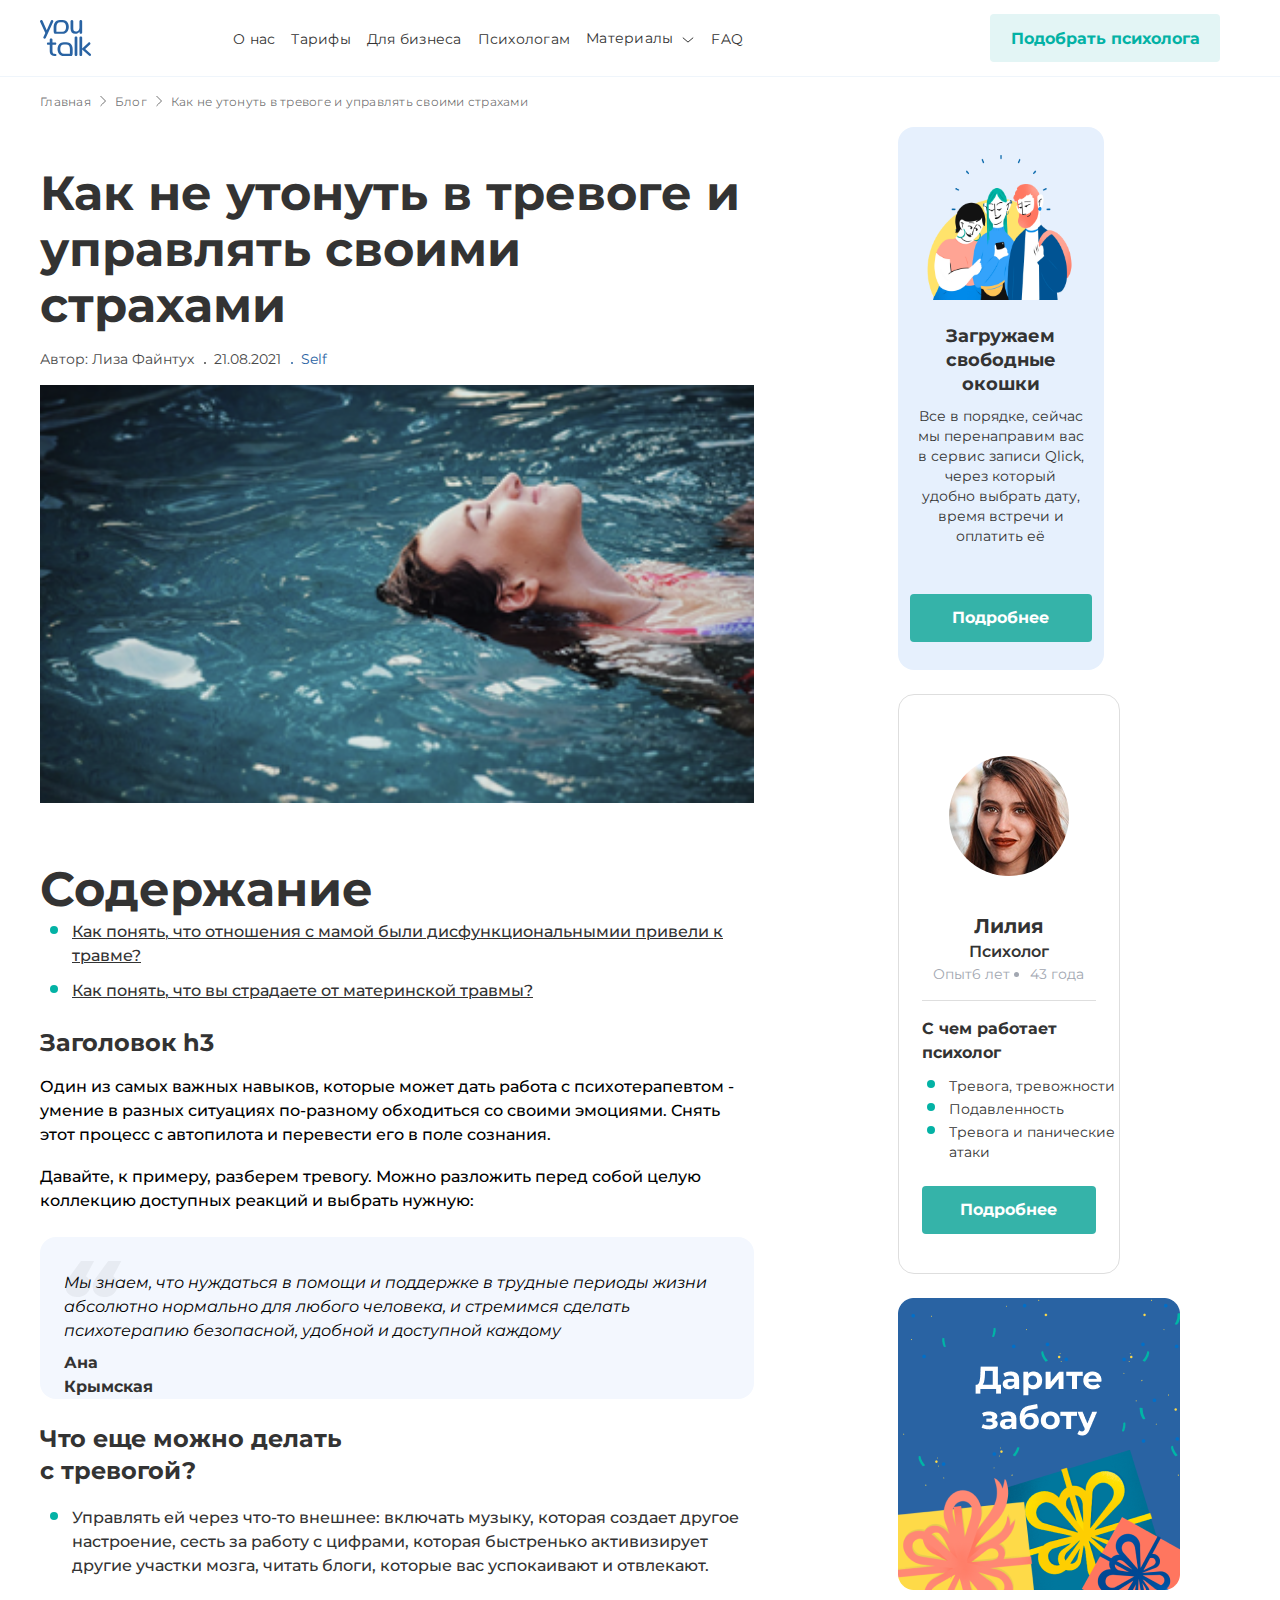
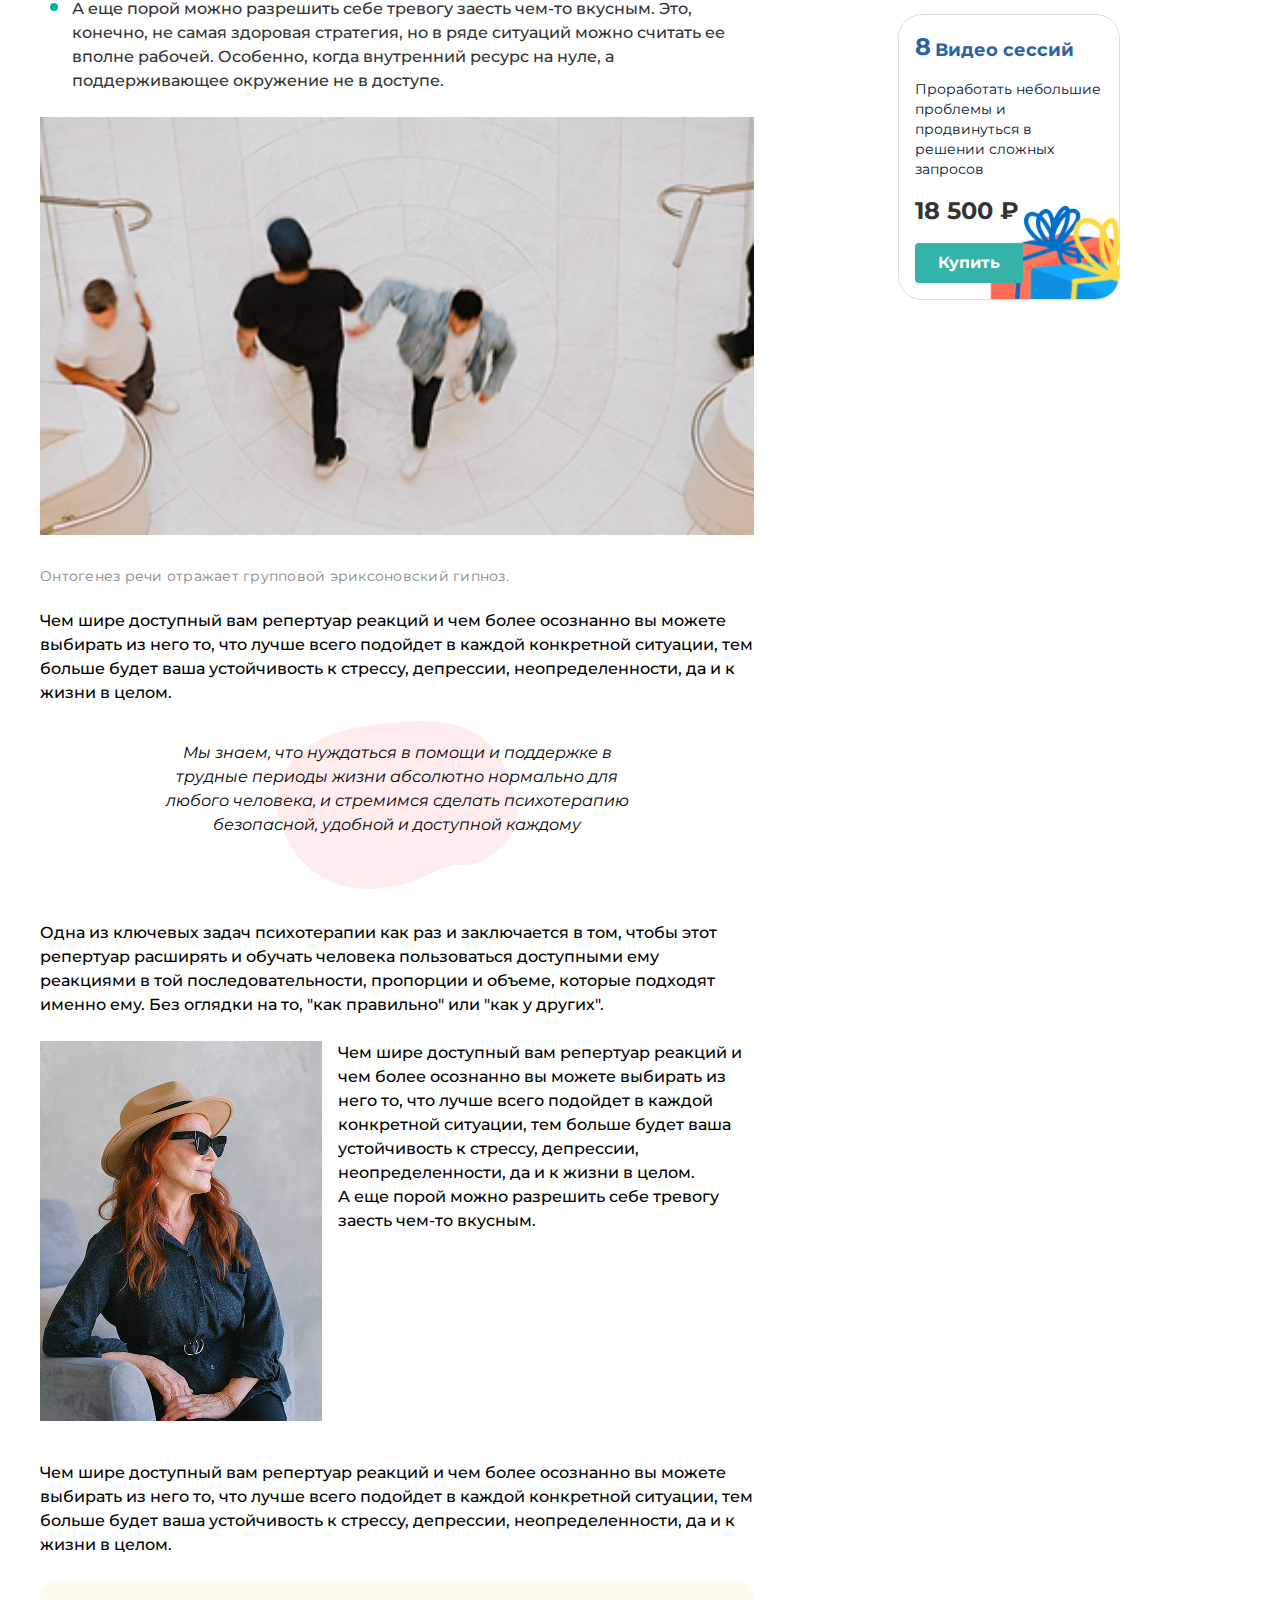
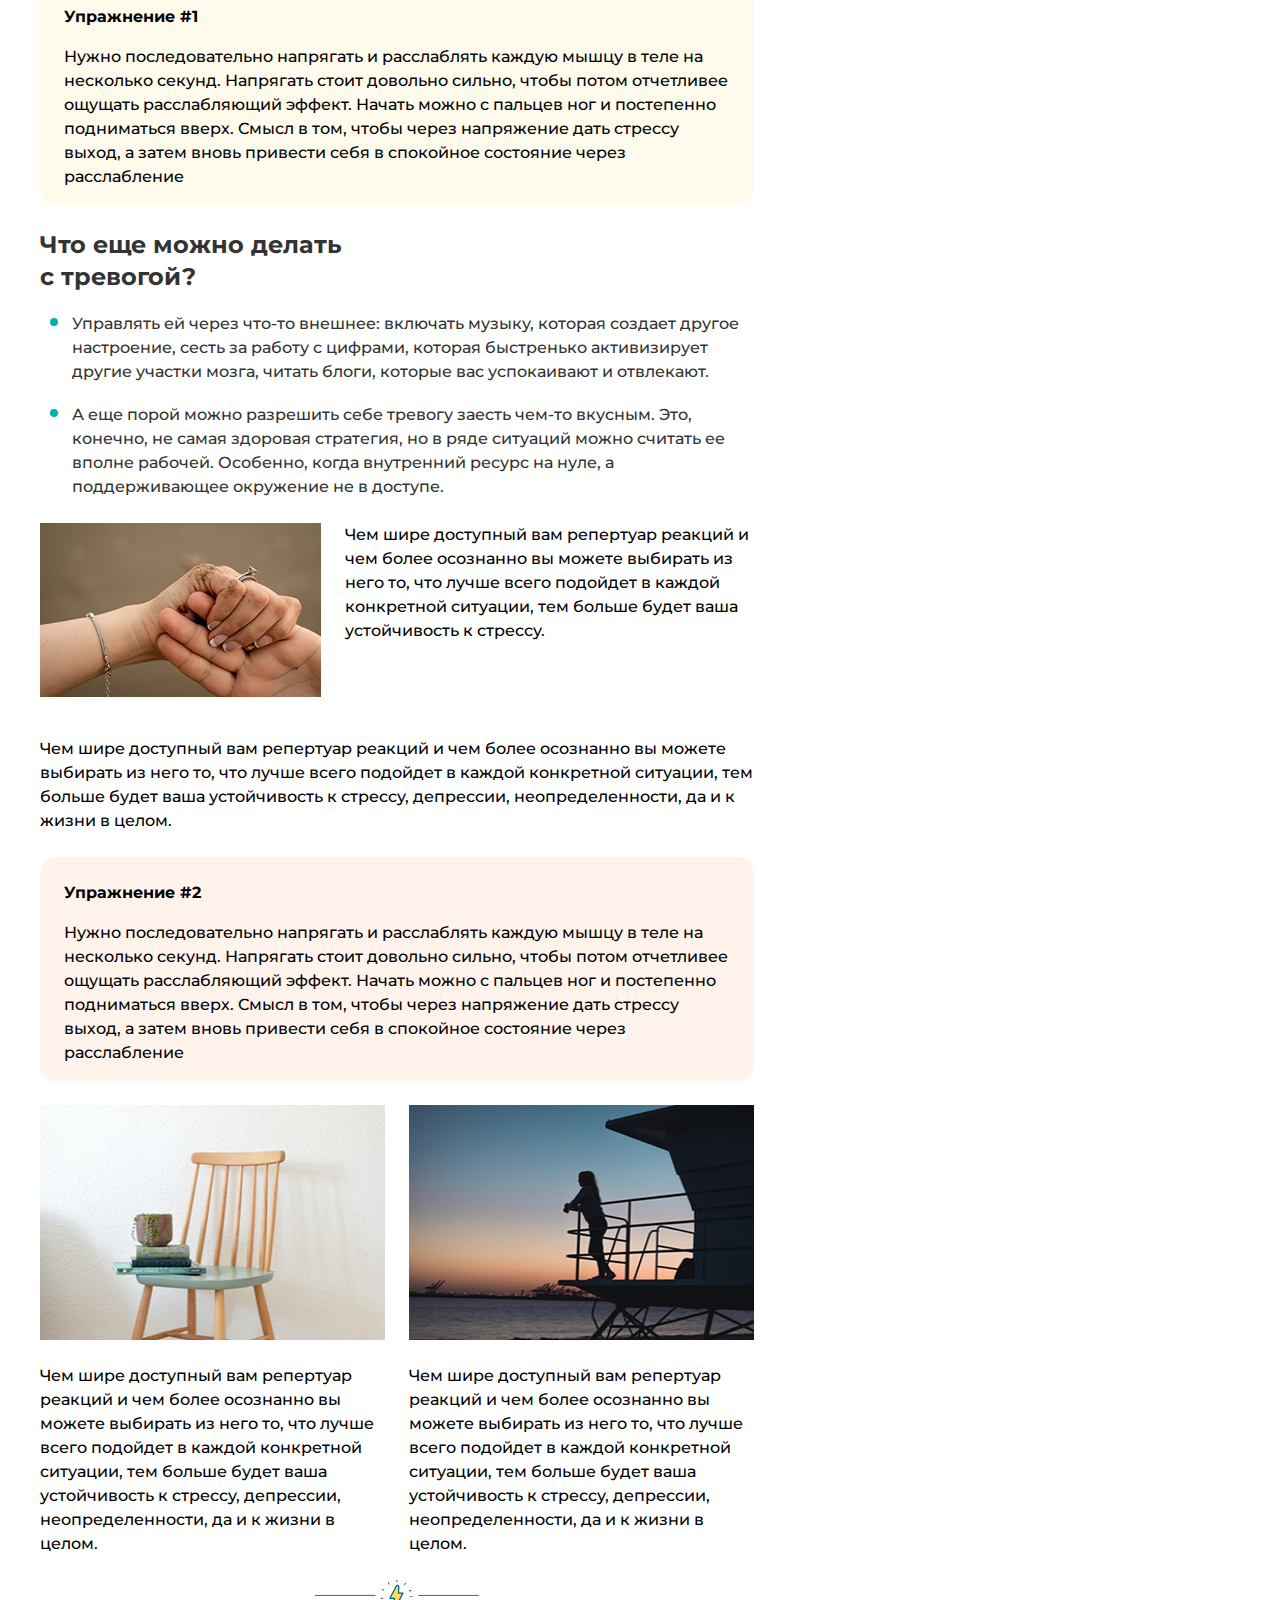
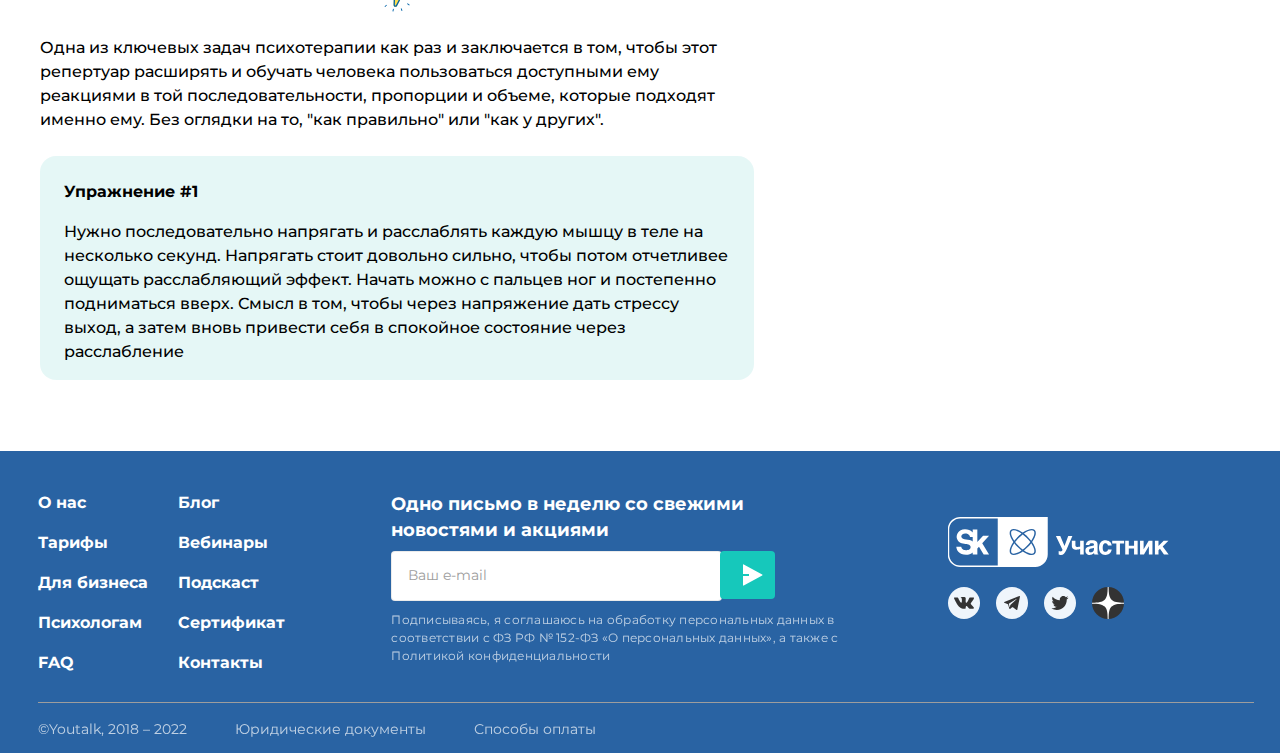
<file: Article.html>
<!DOCTYPE html>
<html lang="ru">

<head>
    <meta charset="UTF-8">
    <meta name="viewport" content="width=device-width, initial-scale=1">
    <link rel="stylesheet" href="Style-Article.css">
    <title>Article</title>
</head>

<body class="layout">
    <header class="header">
        <div class="header-container">
            <img class="header__logo" src="logo.svg" alt="Логотип">
            <nav>
                <ul class="header__menu">
                    <li><a class="header__menu_link" href="#">О нас</a></li>
                    <li><a class="header__menu_link" href="#">Тарифы</a></li>
                    <li><a class="header__menu_link" href="#">Для бизнеса</a>
                    </li>
                    <li><a class="header__menu_link" href="#">Психологам</a>
                    </li>
                    <li id="header__menu_item_arrow" class="header__menu_item">
                        <a class="header__menu_link" href="#">Материалы</a>
                    </li>
                    <li><a class="header__menu_link" href="#">FAQ</a></li>
                </ul>
            </nav>
            <div>
                <button class="header__button" type="button">Подобрать психолога</button>
            </div>
            <div class="header__gamburger_menu">
            </div>
        </div>
    </header>

    <div class="header-line"></div>

    <main class="content">
        <div class="breadcrumb">
            <ul>
                <li id="breadcrumb__item_arrow" class="breadcrumb__item"><a class="breadcrumb__item_link"
                        href="#">Главная</a></li>
                <li id="breadcrumb__item_arrow" class="breadcrumb__item"><a class="breadcrumb__item_link"
                        href="index.html">Блог</a></li>
                <li class="breadcrumb__item"><a class="breadcrumb__item_link" href="#">Как не утонуть в тревоге и
                        управлять своими страхами</a></li>
            </ul>
        </div>

        <div class="content__container">

            <div class="content__information">
                <section class="content__title">
                    <h1 class="content__title_header">Как не утонуть в тревоге и управлять своими страхами</h1>
                    <ul class="content__title_author">
                        <li class="content__author_item">Автор: Лиза Файнтух</li>
                        <li class="content__author_item">21.08.2021</li>
                        <li class="content__author_item">Self</li>
                    </ul>
                </section>

                <img src="Girl_swimming.png" alt="Девушка плавает">


                <section class="content__info">
                    <h4 class="content__info_heading">Содержание</h4>
                    <div>
                        <ul class="content__info_list">
                            <li>Как понять, что отношения с мамой были дисфункциональнымии привели к травме?</li>
                            <div class="content__info_list_primery">
                                <li>Мама привет!</li>
                                <div class="content__info_list_secondary">
                                    <ul class="content__info_list_secondary_item1">
                                        <li>Под под заголовок под заголовком</li>
                                    </ul>
                                    <ul class="content__info_list_secondary_item2">
                                        <li>Под под под заголовок под заголовком</li>
                                    </ul>
                                    <ul class="content__info_list_secondary_item3">
                                        <li>Под под под заголовок под заголовком</li>
                                    </ul>
                                </div>
                                <li>Ну вот опять заголовок который как «привет мама»</li>
                            </div>
                            <li class="content__info_list_item">Как понять, что вы страдаете от материнской травмы?</li>
                        </ul>
                    </div>
                </section>

                <section class="content__block">
                    <h3 class="content__block_heading">Заголовок h3</h3>
                    <p class="content__block_text">Один из самых важных навыков, которые может дать работа с
                        психотерапевтом - умение в разных
                        ситуациях
                        по-разному обходиться со своими эмоциями. Снять этот процесс с автопилота и перевести его в
                        поле
                        сознания.</p>
                    <br>
                    <p class="content__block_text">Давайте, к примеру, разберем тревогу. Можно разложить перед собой
                        целую коллекцию
                        доступных реакций и выбрать нужную:</p>
                </section>

                <section class="content__block_author">
                    <img src="quotation_marks.svg">
                    <p>Мы знаем, что нуждаться в помощи и поддержке в трудные периоды жизни абсолютно нормально для
                        любого человека, и стремимся сделать психотерапию безопасной, удобной и доступной каждому
                    </p>
                    <span>Ана Крымская</span>
                </section>

                <section class="content__block_question">
                    <h3 class="content__block_heading">Что еще можно делать <br>с тревогой?</h3>
                    <div class="content__block_list">
                        <ul>
                            <li>Управлять ей через что-то внешнее: включать музыку, которая создает другое
                                настроение,
                                сесть
                                за работу с цифрами, которая быстренько активизирует другие участки мозга, читать
                                блоги,
                                которые вас успокаивают и отвлекают.</li>
                        </ul>
                        <ul>
                            <li>А еще порой можно разрешить себе тревогу заесть чем-то вкусным. Это, конечно, не
                                самая
                                здоровая стратегия, но в ряде ситуаций можно считать ее вполне рабочей. Особенно,
                                когда
                                внутренний ресурс на нуле, а поддерживающее окружение не в доступе.</li>
                        </ul>
                    </div>
                </section>

                <section class="content__block_picture">
                    <img src="Meeting_people.png" alt="Общение людей на прогулке">
                    <span>Онтогенез речи отражает групповой эриксоновский гипноз.</span>
                </section>

                <section class="content__block_article">
                    <p class="content__block_text">Чем шире доступный вам репертуар реакций и чем более
                        осознанно вы
                        можете выбирать из него то,
                        что
                        лучше всего подойдет в каждой конкретной ситуации, тем больше будет ваша устойчивость к
                        стрессу,
                        депрессии, неопределенности, да и к жизни в целом.</p>

                    <div class="article__cloud">
                        <img src="cloud.svg" alt="Облако">
                        <p>Мы знаем, что нуждаться в помощи и поддержке в трудные периоды жизни абсолютно нормально
                            для
                            любого человека, и стремимся сделать психотерапию безопасной, удобной и доступной
                            каждому
                        </p>
                    </div>

                    <p class="content__block_text">Одна из ключевых задач психотерапии как раз и заключается в
                        том,
                        чтобы этот репертуар
                        расширять и
                        обучать человека пользоваться доступными ему реакциями в той последовательности,
                        пропорции и
                        объеме, которые подходят именно ему. Без оглядки на то, "как правильно" или "как у
                        других".
                    </p>

                    <div class="article__description">
                        <img src="photo_wooman.png" alt="Девушка в очках">
                        <p class="content__block_text">Чем шире доступный вам репертуар реакций и чем более
                            осознанно вы
                            можете выбирать из
                            него
                            то,
                            что лучше всего подойдет в каждой конкретной ситуации, тем больше будет ваша
                            устойчивость к
                            стрессу, депрессии, неопределенности, да и к жизни в целом.
                            <br>А еще порой можно разрешить себе тревогу заесть чем-то вкусным.
                        </p>
                    </div>

                    <p class="content__block_text">Чем шире доступный вам репертуар реакций и чем более осознанно вы
                        можете выбирать из него то,
                        что
                        лучше всего подойдет в каждой конкретной ситуации, тем больше будет ваша устойчивость к
                        стрессу,
                        депрессии, неопределенности, да и к жизни в целом.</p>

                    <div class="article__exercise">
                        <h4 class="content__exercise_heading">Упражнение #1</h4>
                        <p class="content__exercise_text">Нужно последовательно напрягать и расслаблять каждую мышцу в
                            теле
                            на несколько секунд. Напрягать стоит довольно сильно, чтобы потом отчетливее ощущать
                            расслабляющий эффект. Начать можно с пальцев ног и постепенно подниматься вверх. Смысл в
                            том, чтобы через напряжение дать стрессу выход, а затем вновь привести себя в спокойное
                            состояние через расслабление</p>
                    </div>

                    <section class="content__block_question">
                        <h3 class="content__block_heading">Что еще можно делать <br>с тревогой?</h3>
                        <div class="content__block_list">
                            <ul>
                                <li class="content__block_list_first">Управлять ей через что-то внешнее: включать
                                    музыку, которая создает другое
                                    настроение,
                                    сесть
                                    за работу с цифрами, которая быстренько активизирует другие участки мозга, читать
                                    блоги,
                                    которые вас успокаивают и отвлекают.</li>
                            </ul>
                            <ul>
                                <li class="content__block_list_second">А еще порой можно разрешить себе тревогу заесть
                                    чем-то вкусным. Это, конечно, не
                                    самая
                                    здоровая стратегия, но в ряде ситуаций можно считать ее вполне рабочей. Особенно,
                                    когда
                                    внутренний ресурс на нуле, а поддерживающее окружение не в доступе.</li>
                            </ul>
                        </div>
                    </section>

                    <section class="article__description_second">
                        <img src="hand.png" alt="Рукопожатие">
                        <p class="content__block_text">Чем шире доступный вам репертуар реакций и чем более
                            осознанно вы
                            можете выбирать из
                            него
                            то,
                            что лучше всего подойдет в каждой конкретной ситуации, тем больше будет ваша
                            устойчивость к
                            стрессу.</p>
                    </section>

                    <p class="content__block_text">Чем шире доступный вам репертуар реакций и чем более осознанно вы
                        можете выбирать из него то,
                        что
                        лучше всего подойдет в каждой конкретной ситуации, тем больше будет ваша устойчивость к
                        стрессу,
                        депрессии, неопределенности, да и к жизни в целом.</p>

                    <section id="exercise2" class="article__exercise">
                        <h4 class="content__exercise_heading">Упражнение #2</h4>
                        <p class="content__exercise_text">Нужно последовательно напрягать и расслаблять каждую мышцу в
                            теле
                            на несколько секунд.
                            Напрягать стоит довольно сильно, чтобы потом отчетливее ощущать расслабляющий эффект.
                            Начать
                            можно с пальцев ног и постепенно подниматься вверх. Смысл в том, чтобы через напряжение
                            дать
                            стрессу выход, а затем вновь привести себя в спокойное состояние через расслабление</p>
                    </section>

                    <section class="article__description_third">
                        <div class="description_card">
                            <img src="chair.png" alt="Стул">
                            <p>Чем шире доступный вам репертуар реакций и чем более
                                осознанно вы можете выбирать из
                                него
                                то, что лучше всего подойдет в каждой конкретной ситуации, тем больше будет ваша
                                устойчивость к стрессу, депрессии, неопределенности, да и к жизни в целом.</p>
                        </div>
                        <div class="description_card">
                            <img src="sunset.png" alt="Закат">
                            <p>Чем шире доступный вам репертуар реакций и чем более
                                осознанно вы можете выбирать из
                                него
                                то, что лучше всего подойдет в каждой конкретной ситуации, тем больше будет ваша
                                устойчивость к стрессу, депрессии, неопределенности, да и к жизни в целом.</p>
                        </div>
                    </section>

                    <section class="article__lightning">
                        <img src="lightning.svg" alt="Иконка молнии">
                    </section>

                    <p class="content__block_text">Одна из ключевых задач психотерапии как раз и заключается в том,
                        чтобы этот репертуар
                        расширять и
                        обучать человека пользоваться доступными ему реакциями в той последовательности, пропорции и
                        объеме, которые подходят именно ему. Без оглядки на то, "как правильно" или "как у других".
                    </p>

                    <section id="exercise3" class="article__exercise">
                        <h4 class="content__exercise_heading">Упражнение #1</h4>
                        <p class="content__exercise_text">Нужно последовательно напрягать и расслаблять каждую мышцу в
                            теле
                            на несколько секунд.
                            Напрягать стоит довольно сильно, чтобы потом отчетливее ощущать расслабляющий эффект.
                            Начать
                            можно с пальцев ног и постепенно подниматься вверх. Смысл в том, чтобы через напряжение
                            дать
                            стрессу выход, а затем вновь привести себя в спокойное состояние через расслабление</p>
                    </section>

                    <section class="content__block_menu">
                        <ul class="content__block_menu_list">
                            <li class="content__block_menu_list_item"><a class="content__block_menu_list_link"
                                    href="#">Self</a>
                            </li>
                            <li class="content__block_menu_list_item"><a class="content__block_menu_list_link"
                                    href="#">Самооценка и самопринятие</a></li>
                            <li class="content__block_menu_list_item"><a class="content__block_menu_list_link"
                                    href="#">Самооценка и самопринятие</a></li>
                            <li class="content__block_menu_list_item"><a class="content__block_menu_list_link"
                                    href="#">Упражнения</a></li>
                        </ul>
                        <ul class="content__block_menu_list">
                            <li class="content__block_menu_list_item"><a class="content__block_menu_list_link"
                                    href="#">Чувства
                                    и эмоции</a></li>
                            <li class="content__block_menu_list_item"><a class="content__block_menu_list_link"
                                    href="#">Самооценка и самопринятие</a></li>
                            <li class="content__block_menu_list_item"><a class="content__block_menu_list_link"
                                    href="#">Тревога</a></li>
                        </ul>
                    </section>
                </section>

                </section>
            </div>

            <aside class="content__aside">
                <div class="content__aside_registration">
                    <img src="Frame.png" alt="Люди">
                    <h4>Загружаем <br>свободные окошки</h4>
                    <p>Все в порядке, сейчас мы перенаправим вас в сервис записи Qlick, через который
                        удобно
                        выбрать дату, время встречи и оплатить её</p>
                    <button type="button">Подробнее</button>
                </div>

                <div class="content__aside_psychologist">
                    <div class="aside__psychologist_img">
                        <img src="photo.png" alt="Фото девушки (психолог)">
                    </div>
                    <div class="aside__psychologist_info">
                        <h4>Лилия</h4>
                        <p>Психолог</p>
                        <ul class="psychologist_info_list">
                            <li>Опыт6 лет</li>
                            <li>43 года</li>
                        </ul>
                        <h5>С чем работает психолог</h5>
                        <ul class="psychologist_info_list2">
                            <li>Тревога, тревожности</li>
                            <li>Подавленность</li>
                            <li>Тревога и панические атаки</li>
                        </ul>
                        <button type="button">Подробнее</button>
                    </div>
                </div>

                <div class="content__aside_care">
                    <img src="care.png" alt="Дарим заботу">
                </div>

                <div class="content__aside_video">
                    <img class="content__aside_video_img" src="present.svg" alt="Подарок">
                    <img class="content__aside_video_img1" src="present1.svg" alt="Подарок">
                    <div class="aside__video_title">
                        <h3>8</h3>
                        <h4>Видео сессий</h4>
                    </div>
                    <p>Проработать небольшие проблемы и продвинуться в решении сложных запросов</p>
                    <span>18 500 ₽ </span>
                    <button>Купить</button>
                </div>
            </aside>

            <section class="content__consultation">
                <div class="block1">
                    <h2>Откликается проблема?</h2>
                    <p>Поможем подобрать специалиста по работе с подобным запросом</p>
                    <button type="button">Подобрать психолога</button>
                </div>
                <div class="block2">
                    <img src="people1.png" alt="Люди">
                </div>
            </section>

        </div>
    </main>

    <footer class="footer">
        <section class="footer__section">
            <div class="footer__nav">
                <ul class="footer__nav_list">
                    <li><a class="footer__nav_list_link" href="#">О нас</a></li>
                    <li><a class="footer__nav_list_link" href="#">Тарифы</a></li>
                    <li><a class="footer__nav_list_link" href="#">Для бизнеса</a></li>
                    <li><a class="footer__nav_list_link" href="#">Психологам</a></li>
                    <li><a class="footer__nav_list_link" href="#">FAQ</a></li>
                </ul>
                <ul class="footer__nav_list">
                    <li><a class="footer__nav_list_link" href="#">Блог</a></li>
                    <li><a class="footer__nav_list_link" href="#">Вебинары</a></li>
                    <li><a class="footer__nav_list_link" href="#">Подскаст</a></li>
                    <li><a class="footer__nav_list_link" href="#">Сертификат</a></li>
                    <li><a class="footer__nav_list_link" href="#">Контакты</a></li>
                </ul>
            </div>
            <div class="footer___email">
                <p>Одно письмо в неделю со свежими <br>новостями и акциями</p>
                <div class="footer__input_btn">
                    <input class="footer__input" type="text" placeholder="Ваш e-mail">
                </div>
                <span>Подписываясь, я соглашаюсь на обработку персональных данных в соответствии с ФЗ РФ №
                    152-ФЗ «О
                    персональных данных», а также с Политикой конфиденциальности</span>
            </div>
            <div class="footer___icon">
                <div class="footer__icon_img">
                    <img src="icon.svg" alt="Иконки">
                </div>
            </div>
            <div class="footer__stripe"></div>
            <div class="footer__info">
                <a class="footer__info_link" href="#">©Youtalk, 2018 – 2022</a>
                <a class="footer__info_link" href="#">Юридические документы</a>
                <a class="footer__info_link" href="#">Способы оплаты</a>
            </div>
        </section>
    </footer>

</body>

</html>
</file>
<file: Style-Article.css>
@import url('https://fonts.googleapis.com/css2?family=Montserrat:ital,wght@0,100;0,200;0,300;0,400;0,500;0,600;0,700;0,800;1,100;1,200;1,300;1,400;1,500;1,600;1,700&display=swap');

* {
    margin: 0px;
    padding: 0px;
}

.layout {
    display: grid;
    grid-template-columns: minmax(16px, auto) minmax(288px, 1200px) minmax(16px, auto);
    grid-template-rows: auto 1px 1fr auto;
    grid-template-areas:
        ". header ."
        "header_line header_line header_line"
        ". content ."
        "footer footer footer";
}

.header {
    grid-area: header;
    height: 56px;
}

.header-container {
    display: flex;
    margin: 0 auto;
    align-items: center;
    justify-content: space-between;
}

.header__logo {
    width: 48px;
    height: 34px;
    margin-top: 11px;
    margin-bottom: 11px;
}

.header__menu {
    display: none;
}

.header__button {
    display: none;
}

.header__gamburger_menu {
    position: relative;
    width: 40px;
    height: 40px;
    background-color: #fff;
    cursor: pointer;
    margin-top: 8px;
    margin-bottom: 8px;
}

.header__gamburger_menu::after {
    position: absolute;
    content: "";
    width: 18px;
    height: 2px;
    background-color: #03b2a5;
    border-radius: 1px;
    top: 13px;
    left: 11px;
    box-shadow: 0 6px 0 0 #03b2a5, 0 12px 0 0 #03b2a5;
}

.header-line {
    grid-area: header_line;
    height: 1px;
    background-color: #EFF5FB;
}

.content {
    grid-area: content;
}

.breadcrumb {
    overflow-x: auto;
    scrollbar-width: none;
}

.breadcrumb>ul {
    display: flex;
    margin: 0;
    padding: 0;
    list-style-type: none;
    gap: 4px;
    margin-top: 16px;
}

.breadcrumb__item {
    display: flex;
    gap: 4px;
    text-decoration: none;
    white-space: nowrap;
}

#breadcrumb__item_arrow::after {
    content: ' ';
    background-image: url('Arrow.svg');
    background-position: center;
    background-repeat: no-repeat;
    width: 16px;
    height: 16px;
}

.breadcrumb__item_link {
    font-size: 12px;
    font-family: "Montserrat", sans-serif;
    font-optical-sizing: auto;
    font-weight: 400;
    font-style: normal;
    color: rgba(51, 51, 51, 0.7);
    line-height: 18px;
    letter-spacing: 0.25px;
    text-decoration: none;
}

.content__container {
    display: grid;
    grid-template-columns: auto;
    grid-template-areas:
        "container-information"
        "content-aside";
}

.content__information {
    grid-area: container-information;
}

.content__aside {
    grid-area: content-aside;
}

.content__consultation {
    grid-area: container-consultation;
    display: none;
}

.content__title_header {
    width: auto;
    height: 96px;
    font-size: 24px;
    color: #333333;
    font-family: "Montserrat", sans-serif;
    font-optical-sizing: auto;
    font-weight: 700;
    font-style: normal;
    margin-top: 24px;
    line-height: 32px;
    letter-spacing: 0%;
}

.content__title_author {
    display: flex;
    font-size: 14px;
    font-family: "Montserrat", sans-serif;
    font-optical-sizing: auto;
    font-weight: 400;
    font-style: normal;
    color: #494949;
    line-height: 20px;
    letter-spacing: 0px;
    column-gap: 12px;
    margin-top: 8px;
    margin-bottom: 16px;
}

.content__title_author li::marker {
    font-size: 5px;
}

.content__title_author li:first-child {
    list-style-type: none;
}

.content__title_author li:last-child {
    color: #2963A3;
}

.content__container img {
    width: 100%;
    margin-bottom: 16px;
}

.content__info_heading {
    font-size: 16px;
    font-family: "Montserrat", sans-serif;
    font-optical-sizing: auto;
    font-weight: 700;
    font-style: normal;
    color: #333333;
    line-height: 24px;
    letter-spacing: 0%;
    margin-bottom: 8px;
}

.content__info_list {
    display: flex;
    flex-direction: column;
    font-size: 16px;
    color: #333333;
    font-family: "Montserrat", sans-serif;
    font-optical-sizing: auto;
    font-weight: 500;
    font-style: normal;
    line-height: 24px;
    letter-spacing: 0px;
    text-decoration: underline;
    offset: 0%;
    text-decoration-thickness: 0%;
    margin-left: 32px;
    gap: 8px;
}

.content__info_list li::marker {
    position: absolute;
    color: #03B2A5;
    font-size: 24px;
}

.content__block_list li::marker {
    position: absolute;
    color: #03B2A5;
    font-size: 24px;
}

.content__info_list_primery {
    display: none;
}

.content__info_list_secondary li {
    list-style-type: none;
}

.content__info_list_secondary_item1 {
    margin-left: 56px;
}

.content__info_list_secondary_item2 {
    margin-left: 72px;
}

.content__info_list_secondary_item3 {
    margin-left: 88px;
}

.content__info_list_item {
    margin-bottom: 16px;
}

.content__block {
    display: flex;
    flex-direction: column;
}

.content__block_heading {
    font-size: 18px;
    color: #333333;
    font-family: "Montserrat", sans-serif;
    font-optical-sizing: auto;
    font-weight: 700;
    font-style: normal;
    line-height: 32px;
    letter-spacing: 0%;
    margin-bottom: 8px;
}

.content__block_text {
    font-size: 16px;
    font-family: "Montserrat", sans-serif;
    font-optical-sizing: auto;
    font-weight: 500;
    font-style: normal;
    line-height: 24px;
    letter-spacing: 0px;
}

.content__block_author {
    position: relative;
    height: 290px;
    margin-top: 40px;
    background-color: #F3F7FE;
    border-radius: 16px;
    margin-bottom: 16px;
}

.content__block_author img {
    position: absolute;
    width: 22.64px;
    height: 36px;
    margin-top: 16px;
    margin-left: 16px;
}

.content__block_author p {
    position: absolute;
    font-size: 16px;
    font-family: "Montserrat", sans-serif;
    font-optical-sizing: auto;
    font-weight: 400;
    font-style: italic;
    height: 216px;
    line-height: 24px;
    letter-spacing: 0%;
    margin: 26px 16px 48px 16px;
}

.content__block_author span {
    position: absolute;
    font-size: 16px;
    font-family: "Montserrat", sans-serif;
    font-optical-sizing: auto;
    font-weight: 700;
    font-style: normal;
    color: #333333;
    line-height: 24px;
    letter-spacing: 0%;
    height: 24px;
    margin-top: 250px;
    margin-left: 16px;
}

.content__block_list {
    display: flex;
    flex-direction: column;
    font-size: 16px;
    color: #333333;
    font-family: "Montserrat", sans-serif;
    font-optical-sizing: auto;
    font-weight: 500;
    font-style: normal;
    line-height: 24px;
    letter-spacing: 0px;
    margin-left: 32px;
    gap: 8px;
}

.content__block_picture {
    display: flex;
    flex-direction: column;
    margin-top: 16px;
}

.content__block_picture span {
    font-size: 14px;
    color: #868686;
    font-family: "Montserrat", sans-serif;
    font-optical-sizing: auto;
    font-weight: 400;
    font-style: normal;
    line-height: 130%;
    letter-spacing: 0.25px;
    margin-top: 16px;
}

.content__block_article {
    display: flex;
    flex-direction: column;
    row-gap: 16px;
    margin-top: 16px;
}

.article__cloud {
    display: flex;
    width: 288px;
    height: 176px;
    justify-content: center;
    align-items: center;
    text-align: center;
}

.article__cloud img {
    position: absolute;
    width: 240px;
    height: 168px;
    z-index: -1;
}

.article__cloud p {
    width: 288px;
    height: 168px;
    font-size: 16px;
    font-family: "Montserrat", sans-serif;
    font-optical-sizing: auto;
    font-weight: 400;
    font-style: italic;
    line-height: 24px;
    letter-spacing: 0%;
}

.article__description {
    display: flex;
    flex-direction: column;
    row-gap: 16px;
}

.article__description img {
    width: 100%;
    height: 380px;
}

.article__exercise {
    display: flex;
    flex-direction: column;
    height: 424px;
    background-color: #FEFAEC;
    border-radius: 16px;
    gap: 8px;
}

.content__exercise_heading {
    font-size: 16px;
    font-family: "Montserrat", sans-serif;
    font-optical-sizing: auto;
    font-weight: 700;
    font-style: normal;
    line-height: 24px;
    letter-spacing: 0px;
    margin: 16px 0 8px 16px;
}

.content__exercise_text {
    font-size: 16px;
    font-family: "Montserrat", sans-serif;
    font-optical-sizing: auto;
    font-weight: 500;
    font-style: normal;
    line-height: 24px;
    letter-spacing: 0px;
    margin-left: 16px;
    margin-right: 16px;
}

.article__description_second {
    display: flex;
    flex-direction: column;
    row-gap: 16px;
}

.article__description_second img {
    width: 288px;
    height: 160px;
}

#exercise2 {
    background-color: #FFF3EB;
}

.article__description_third {
    display: flex;
    flex-direction: column;
}

.description_card {
    display: flex;
    flex-direction: column;
    width: 288px;
    height: 459px;
}

.description_card img {
    height: 235px;
    margin-bottom: 8px;
}

.description_card p {
    font-size: 16px;
    font-family: "Montserrat", sans-serif;
    font-optical-sizing: auto;
    font-weight: 500;
    font-style: normal;
    line-height: 24px;
    letter-spacing: 0px;
    margin-bottom: 16px;
}

.article__lightning {
    display: flex;
    justify-content: center;
    margin-bottom: -16px;
}

.article__lightning img {
    width: 178px;
    height: 32px;
}

#exercise3 {
    background-color: rgba(3, 178, 165, 0.1);
}

.content__block_menu {
    display: none;
}

.content__aside {
    display: flex;
    flex-direction: column;
    margin-top: 16px;
    margin-bottom: 60px;
}

.content__aside_registration {
    display: flex;
    flex-direction: column;
    background-color: #E6F0FD;
    width: auto;
    height: 512px;
    padding: 24px;
    border-radius: 16px;
    margin-bottom: 24px;
    align-items: center;
    justify-content: center;
}

.content__aside_registration img {
    height: 206px;
}

.content__aside_registration h4 {
    height: 54px;
    font-size: 18px;
    color: #333333;
    font-family: "Montserrat", sans-serif;
    font-optical-sizing: auto;
    font-weight: 700;
    font-style: normal;
    line-height: 24px;
    letter-spacing: 0px;
    text-align: center;
    margin-top: 8px;
}

.content__aside_registration p {
    font-size: 14px;
    color: #333333;
    font-family: "Montserrat", sans-serif;
    font-optical-sizing: auto;
    font-weight: 400;
    font-style: normal;
    line-height: 20px;
    letter-spacing: 0px;
    text-align: center;
    margin-top: 8px;
    margin-bottom: 24px;
}

.content__aside_registration button {
    width: 239px;
    height: 48px;
    font-size: 16px;
    color: #FFFFFF;
    font-family: "Montserrat", sans-serif;
    font-optical-sizing: auto;
    font-weight: 700;
    font-style: normal;
    line-height: 24px;
    letter-spacing: 0%;
    text-align: center;
    background-color: #35B3A9;
    margin-top: 24px;
    border: none;
    border-radius: 4px;
}

.content__aside_psychologist {
    display: flex;
    position: relative;
    flex-direction: column;
    height: 481px;
    border: 1px solid #DEDEDE;
    border-radius: 16px;
    margin-bottom: 24px;
    align-items: center;
    justify-content: center;
}

.aside__psychologist_img img {
    border-radius: 100px;
    z-index: -1;
}

.aside__psychologist_info {
    width: 250px;
    height: 285px;
    margin: 16px;
    text-align: center;
}

.aside__psychologist_info h4 {
    font-size: 20px;
    color: #333333;
    font-family: "Montserrat", sans-serif;
    font-optical-sizing: auto;
    font-weight: 700;
    font-style: normal;
    line-height: 28px;
    letter-spacing: 0%;
}

.aside__psychologist_info p {
    font-size: 16px;
    color: #333333;
    font-family: "Montserrat", sans-serif;
    font-optical-sizing: auto;
    font-weight: 600;
    font-style: normal;
    line-height: 24px;
    letter-spacing: 0%;
}

.psychologist_info_list {
    display: flex;
    font-size: 14px;
    color: #A2A7B1;
    font-family: "Montserrat", sans-serif;
    font-optical-sizing: auto;
    font-weight: 400;
    font-style: normal;
    line-height: 20px;
    letter-spacing: 0%;
    justify-content: center;
    column-gap: 20px;
    padding-bottom: 16px;
    border-bottom: 1px solid #DEDEDE;
    margin-bottom: 16px;
}

.psychologist_info_list li:first-child {
    list-style-type: none;
}

.psychologist_info_list2 {
    width: 250px;
    font-size: 14px;
    color: #333333;
    font-family: "Montserrat", sans-serif;
    font-optical-sizing: auto;
    font-weight: 400;
    font-style: normal;
    line-height: 20px;
    letter-spacing: 0%;
    text-align: left;
    padding-left: 27px;
    margin-top: 8px;
}

.aside__psychologist_info h5 {
    font-size: 16px;
    color: #333333;
    font-family: "Montserrat", sans-serif;
    font-optical-sizing: auto;
    font-weight: 700;
    font-style: normal;
    line-height: 24px;
    letter-spacing: 0%;
    text-align: left;
}

.psychologist_info_list2 li::marker {
    color: #03B2A5;
    font-size: 24px;
}

.aside__psychologist_info button {
    width: 250px;
    height: 48px;
    font-size: 16px;
    color: #FFFFFF;
    font-family: "Montserrat", sans-serif;
    font-optical-sizing: auto;
    font-weight: 700;
    font-style: normal;
    line-height: 24px;
    letter-spacing: 0%;
    text-align: center;
    background-color: #35B3A9;
    margin-top: 24px;
    border: none;
    border-radius: 4px;
}

.content__aside_care {
    height: 292px;
    margin-bottom: 24px;
}

.content__aside_care img {
    height: 292px;
}

.content__aside_video {
    display: flex;
    position: relative;
    flex-direction: column;
    height: 252px;
    border: 1px solid #DEDEDE;
    border-radius: 24px;
    padding: 16px;
    overflow: hidden;
}

.content__aside_video_img {
    position: absolute;
    width: 112px;
    height: 106px;
    margin-top: 170px;
    margin-left: 25px;
    z-index: -2;
}

.content__aside_video_img1 {
    position: absolute;
    width: 112px;
    height: 106px;
    margin-top: 165px;
    margin-left: 45px;
    z-index: -1;
}

.aside__video_title {
    display: flex;
}

.content__aside_video h3 {
    font-size: 24px;
    color: #2963A3;
    font-family: "Montserrat", sans-serif;
    font-optical-sizing: auto;
    font-weight: 700;
    font-style: normal;
    line-height: 32px;
    letter-spacing: 0%;
    margin-right: 4px;

}

.content__aside_video h4 {
    font-size: 18px;
    color: #2963A3;
    font-family: "Montserrat", sans-serif;
    font-optical-sizing: auto;
    font-weight: 700;
    font-style: normal;
    line-height: 26px;
    letter-spacing: 0%;
    margin-top: 5.5px;
}

.content__aside_video p {
    font-size: 14px;
    color: #011632;
    font-family: "Montserrat", sans-serif;
    font-optical-sizing: auto;
    font-weight: 400;
    font-style: normal;
    line-height: 20px;
    letter-spacing: 0%;
    margin-top: 16px;
}

.content__aside_video span {
    font-size: 24px;
    color: #333333;
    font-family: "Montserrat", sans-serif;
    font-optical-sizing: auto;
    font-weight: 700;
    font-style: normal;
    line-height: 32px;
    letter-spacing: 0%;
    margin-top: 16px;
}

.content__aside_video button {
    width: 108px;
    height: 48px;
    font-size: 16px;
    color: #FFFFFF;
    font-family: "Montserrat", sans-serif;
    font-optical-sizing: auto;
    font-weight: 700;
    font-style: normal;
    line-height: 24px;
    letter-spacing: 0%;
    text-align: center;
    background-color: #35B3A9;
    margin-top: 16px;
    border: none;
    border-radius: 4px;
}

.footer {
    grid-area: footer;
    height: 746px;
    background-color: #2963A3;
}

.footer__section {
    display: flex;
    flex-direction: column;
    margin: 35px 14px 0 18px;
}

.footer__nav {
    display: flex;
    justify-content: space-between;
}

.footer__nav_list {
    display: flex;
    flex-direction: column;
    list-style-type: none;
    row-gap: 16px;
}

.footer__nav_list_link {
    font-size: 16px;
    font-family: "Montserrat", sans-serif;
    font-optical-sizing: auto;
    font-weight: 700;
    font-style: normal;
    color: #FFFFFF;
    line-height: 24px;
    letter-spacing: 0px;
    text-decoration: none;
}

.footer___email {
    display: flex;
    position: relative;
    width: 100%;
    flex-direction: column;
    margin-top: 23px;
}

.footer___email p {
    width: 100%;
    font-size: 18px;
    font-family: "Montserrat", sans-serif;
    font-optical-sizing: auto;
    font-weight: 700;
    font-style: normal;
    color: #FFFFFF;
    line-height: 26px;
    letter-spacing: 0px;
}

.footer__input_btn {
    display: flex;
    width: 100%;
    height: 48px;
    margin-top: 8px;
}

.footer__input {
    width: 100%;
    height: 48px;
    background-color: #FFFFFF;
    border: 1px solid rgba(157, 157, 157, 0.2);
    border-radius: 4px;
}

.footer__input::placeholder {
    font-size: 14px;
    font-family: "Montserrat", sans-serif;
    font-optical-sizing: auto;
    font-weight: 400;
    font-style: normal;
    line-height: 20px;
    letter-spacing: 0px;
    color: rgba(157, 157, 157, 1);
    padding: 14px 0 14px 16px;
}

.footer__input_btn img {
    position: absolute;
    display: none;
}

.footer___email span {
    font-size: 12px;
    color: #FFFFFF;
    font-family: "Montserrat", sans-serif;
    font-optical-sizing: auto;
    font-weight: 400;
    font-style: normal;
    line-height: 18px;
    letter-spacing: 0.25px;
    margin-top: 12px;
    opacity: 70%;
}

.footer___icon {
    margin-top: 5px;
}

.footer__stripe {
    border: 1px solid #9D9D9D;
    margin-top: 20px;
}

.footer__info {
    display: flex;
    flex-direction: column;
    margin-top: 20px;
    row-gap: 20px;
}

.footer__info_link {
    font-size: 14px;
    color: #FFFFFF;
    font-family: "Montserrat", sans-serif;
    font-optical-sizing: auto;
    font-weight: 400;
    font-style: normal;
    line-height: 20px;
    letter-spacing: 0px;
    text-decoration: none;
    opacity: 70%;
    cursor: pointer;
}


/* iPhone 11 Pro Max */
@media screen and (min-width: 414px) {
    .layout {
        display: grid;
        grid-template-columns: minmax(20px, auto) minmax(288px, 1200px) minmax(20px, auto);
        grid-template-rows: auto 1px 1fr auto;
        grid-template-areas:
            ". header ."
            "header_line header_line header_line"
            ". content ."
            "footer footer footer";
    }

    .header {
        height: 72px;
    }

    .header__logo {
        margin-top: 19px;
        margin-bottom: 19px;
    }

    .breadcrumb>ul {
        margin-top: 12px;
    }

    .content__container {
        display: grid;
        grid-template-columns: auto;
        grid-template-areas:
            "container-information"
            "content-aside";
        gap: 56px;
    }

    .content__title_header {
        width: auto;
        height: 128px;
        font-size: 32px;
        line-height: 40px;
        margin-top: 32px;
        margin-bottom: 8px;
    }

    .content__title_author {
        column-gap: 20px;
    }

    .content__info_list_item {
        margin-bottom: 24px;
    }

    .content__info_heading {
        margin-bottom: 16px;
    }

    .content__block_heading {
        font-size: 24px;
        margin-bottom: 16px;
    }

    .content__block_author {
        position: relative;
        width: auto;
        height: 218px;
        margin-top: 24px;
        background-color: #F3F7FE;
        border-radius: 16px;
        margin-bottom: 24px;
    }

    .content__block_author img {
        position: absolute;
        width: 30.24px;
        height: 36px;
        margin-top: 16px;
        margin-left: 16px;
    }

    .content__block_author p {
        position: absolute;
        font-size: 16px;
        font-family: "Montserrat", sans-serif;
        font-optical-sizing: auto;
        font-weight: 400;
        font-style: italic;
        width: auto;
        height: 144px;
        line-height: 24px;
        letter-spacing: 0%;
        margin: 26px 16px 0px 16px;
    }

    .content__block_author span {
        position: absolute;
        font-size: 16px;
        font-family: "Montserrat", sans-serif;
        font-optical-sizing: auto;
        font-weight: 700;
        font-style: normal;
        color: #333333;
        line-height: 24px;
        letter-spacing: 0%;
        width: auto;
        height: 24px;
        margin-top: 178px;
        margin-left: 16px;
    }

    .content__block_list {
        gap: 16px;
    }

    .content__block_picture {
        margin-top: 24px;
    }

    .content__block_picture span {
        margin-top: 16px;
    }

    .content__block_article {
        display: flex;
        flex-direction: column;
        row-gap: 24px;
        margin-top: 24px;
    }

    .article__cloud {
        display: flex;
        width: auto;
        height: 176px;
        justify-content: center;
        align-items: center;
        text-align: center;
    }

    .article__cloud p {
        width: auto;
        height: 144px;
    }

    .article__description {
        display: flex;
        flex-direction: column;
        row-gap: 16px;
    }

    .article__description img {
        width: auto;
        height: 380px;
    }

    .article__exercise {
        display: flex;
        flex-direction: column;
        width: auto;
        height: 328px;
        border-radius: 16px;
    }

    .content__exercise_heading {
        margin: 16px 0 8px 16px;
    }

    .content__exercise_text {
        margin-left: 16px;
        margin-right: 16px;
    }

    .article__description_second {
        display: flex;
        flex-direction: column;
        row-gap: 16px;
    }

    .article__description_second img {
        width: auto;
        height: 207px;
    }

    .article__description_third {
        display: flex;
        flex-direction: column;
    }

    .description_card {
        display: flex;
        flex-direction: column;
        width: auto;
        height: 419px;
    }

    .description_card img {
        height: 235px;
        margin-bottom: 16px;
    }

    .description_card p {
        margin-bottom: 24px;
    }

    .article__lightning img {
        width: auto;
        height: 32px;
    }

    .footer__section {
        display: flex;
        flex-direction: column;
        margin: 35px 20px 0 19px;
    }

    .footer__input_btn::after {
        content: ' ';
        background-image: url(/images/footer/input_button.svg);
        background-position: right;
        background-repeat: no-repeat;
        width: 68px;
        height: 48px;
        border-radius: 4px;
        margin-left: -5px;
    }
}

/* iPad mini */
@media screen and (min-width: 768px) {
    .layout {
        display: grid;
        grid-template-columns: minmax(20px, auto) minmax(288px, 1200px) minmax(20px, auto);
        grid-template-rows: auto 1px 1fr auto;
        grid-template-areas:
            ". header ."
            "header_line header_line header_line"
            ". content ."
            "footer footer footer";
    }

    .header {
        height: 76px;
    }

    .header__logo {
        width: 51px;
        height: 36px;
        margin-top: 20px;
        margin-bottom: 20px;
    }

    .header__gamburger_menu {
        margin-top: 18px;
        margin-bottom: 18px;
    }

    .breadcrumb>ul {
        margin-top: 16px;
    }

    .content__container {
        display: grid;
        grid-template-columns: 100%;
        grid-template-areas:
            "container-information"
            "content-aside";
        gap: 23px;
    }

    .content__information {
        grid-area: container-information;
    }

    .content__aside {
        grid-area: content-aside;
    }

    .content__title_header {
        height: 168px;
        font-size: 48px;
        line-height: 56px;
        margin-top: 54px;
        margin-bottom: 16px;
    }

    .content__info_heading {
        margin-bottom: 16px;
    }

    .content__info_list_item {
        margin-bottom: 36px;
    }

    .content__block_heading {
        font-size: 24px;
        margin-bottom: 16px;
    }

    .content__block_author {
        position: relative;
        height: 162px;
        margin-top: 24px;
        background-color: #F3F7FE;
        border-radius: 16px;
        margin-bottom: 24px;
    }

    .content__block_author img {
        position: absolute;
        width: 60.14px;
        height: 36px;
        margin-top: 16px;
        margin-left: 16px;
    }

    .content__block_author p {
        position: absolute;
        font-size: 16px;
        font-family: "Montserrat", sans-serif;
        font-optical-sizing: auto;
        font-weight: 400;
        font-style: italic;
        height: 72px;
        line-height: 24px;
        letter-spacing: 0%;
        margin: 34px 24px 0px 24px;
    }

    .content__block_author span {
        position: absolute;
        font-size: 16px;
        font-family: "Montserrat", sans-serif;
        font-optical-sizing: auto;
        font-weight: 700;
        font-style: normal;
        color: #333333;
        line-height: 24px;
        letter-spacing: 0%;
        height: 24px;
        margin-top: 114px;
        margin-left: 24px;
    }

    .content__block_list {
        gap: 16px;
    }

    .content__block_picture {
        margin-top: 24px;
    }

    .content__block_picture span {
        margin-top: 16px;
    }

    .content__block_article {
        column-gap: 24px;
        margin-top: 24px;
    }

    .content__block_article {
        display: flex;
        flex-direction: column;
        row-gap: 24px;
        margin-top: 24px;
    }

    .article__cloud {
        display: flex;
        width: 728px;
        height: 168px;
        justify-content: center;
        align-items: center;
        text-align: center;
    }

    .article__cloud p {
        width: 485px;
        height: 96px;
        margin-bottom: 48px;
    }

    .article__description {
        display: flex;
        flex-direction: row;
        column-gap: 16px;
    }

    .article__description img {
        width: 100%;
        height: 380px;
    }

    .article__exercise {
        display: flex;
        flex-direction: column;
        width: 728px;
        height: 200px;
        border-radius: 16px;
    }

    .content__exercise_heading {
        margin: 24px 0 8px 24px;
    }

    .content__exercise_text {
        margin-left: 24px;
        margin-right: 24px;
    }

    .article__description_second {
        display: flex;
        flex-direction: row;
        column-gap: 16px;
    }

    .article__description_second img {
        width: 294px;
        height: 182px;
    }

    .article__description_third {
        display: flex;
        flex-direction: row;
        column-gap: 16px;
    }

    .description_card {
        display: flex;
        flex-direction: column;
        width: 356px;
        height: 451px;
    }

    .description_card img {
        height: 235px;
        margin-bottom: 24px;
    }

    .description_card p {
        margin-bottom: 24px;
    }

    .content__aside {
        display: grid;
        grid-template-columns: auto auto;
        grid-template-areas:
            "registration psychologist"
            "care video";
    }

    .content__aside_registration {
        grid-area: registration;
        width: auto;
        height: 481px;
        margin-right: 16px;
    }

    .content__aside_psychologist {
        grid-area: psychologist;
        width: auto;
        padding: 24px;
    }

    .content__aside_care {
        grid-area: care;
        height: 258px;
        margin-right: 18px;
    }

    .content__aside_care img {
        height: 274px;
    }

    .content__aside_video {
        grid-area: video;
        display: flex;
        position: relative;
        flex-direction: column;
        height: 245px;
        border: 1px solid #DEDEDE;
        border-radius: 24px;
        padding: 16px;
        overflow: hidden;
    }

    .content__aside_video_img {
        position: absolute;
        width: 112px;
        height: 106px;
        margin-top: 170px;
        margin-left: 25px;
        z-index: -2;
    }

    .content__aside_video_img1 {
        position: absolute;
        width: 112px;
        height: 106px;
        margin-top: 165px;
        margin-left: 45px;
        z-index: -1;
    }

    .aside__video_title {
        display: flex;
    }

    .content__aside_video h3 {
        font-size: 24px;
        color: #2963A3;
        font-family: "Montserrat", sans-serif;
        font-optical-sizing: auto;
        font-weight: 700;
        font-style: normal;
        line-height: 32px;
        letter-spacing: 0%;
        margin-right: 4px;

    }

    .content__aside_video h4 {
        font-size: 18px;
        color: #2963A3;
        font-family: "Montserrat", sans-serif;
        font-optical-sizing: auto;
        font-weight: 700;
        font-style: normal;
        line-height: 26px;
        letter-spacing: 0%;
        margin-top: 5.5px;
    }

    .content__aside_video p {
        font-size: 14px;
        color: #011632;
        font-family: "Montserrat", sans-serif;
        font-optical-sizing: auto;
        font-weight: 400;
        font-style: normal;
        line-height: 20px;
        letter-spacing: 0%;
        margin-top: 16px;
    }

    .content__aside_video span {
        font-size: 24px;
        color: #333333;
        font-family: "Montserrat", sans-serif;
        font-optical-sizing: auto;
        font-weight: 700;
        font-style: normal;
        line-height: 32px;
        letter-spacing: 0%;
        margin-top: 16px;
    }

    .content__aside_video button {
        width: 108px;
        height: 48px;
        font-size: 16px;
        color: #FFFFFF;
        font-family: "Montserrat", sans-serif;
        font-optical-sizing: auto;
        font-weight: 700;
        font-style: normal;
        line-height: 24px;
        letter-spacing: 0%;
        text-align: center;
        background-color: #35B3A9;
        margin-top: 16px;
        border: none;
        border-radius: 4px;
    }

    .footer {
        grid-area: footer;
        height: 454px;
        background-color: #2963A3;
    }

    .footer__section {
        display: grid;
        grid-template-columns: (2, 1fr);
        grid-template-rows: (3, auto);
        grid-template-areas:
            "footer-nav footer-email"
            "footer-icon footer-icon"
            "footer-info footer-info";
        margin: 35px 20px 0 20px;
    }

    .footer__nav {
        grid-area: footer-nav;
        display: flex;
        width: 247px;
        height: 184px;
        column-gap: 30px;
        margin-right: 31px;
    }

    .footer___email {
        grid-area: footer-email;
        display: flex;
        width: 450px;
        height: 170px;
        flex-direction: column;
        margin-top: 0px;
    }

    .footer__input_btn {
        display: flex;
        width: 384px;
        height: 48px;
        margin-top: 8px;
    }

    .footer__input {
        width: 384px;
        height: 48px;
        background-color: #FFFFFF;
        border: 1px solid rgba(157, 157, 157, 0.2);
        border-radius: 4px;
    }

    .footer__input_btn::after {
        content: ' ';
        background-image: url(/images/footer/input_button.svg);
        background-position: right;
        background-repeat: no-repeat;
        width: 68px;
        height: 48px;
        border-radius: 4px;
        margin-left: -5px;
    }

    .footer___icon {
        grid-area: footer-icon;
        margin-top: 26px;
    }

    .footer__stripe {
        border: none;
    }

    .footer__info {
        grid-area: footer-info;
        display: flex;
        flex-direction: row;
        margin-top: 27px;
        border-top: 1px solid #9D9D9D;
        padding-top: 16px;
    }

    .footer__info_link {
        display: flex;
        margin-right: 48px;
    }

}

/* iPad Pro 12.9 */
@media screen and (min-width: 1024px) {
    .layout {
        display: grid;
        grid-template-columns: minmax(32px, auto) minmax(288px, 1200px) minmax(32px, auto);
        grid-template-rows: auto 1px 1fr auto;
        grid-template-areas:
            ". header ."
            "header_line header_line header_line"
            ". content ."
            "footer footer footer";
    }

    .header {
        height: 76px;
    }

    .header__logo {
        width: 51px;
        height: 36px;
        margin-top: 20px;
        margin-bottom: 20px;
    }

    .header__menu {
        display: flex;
        width: 627px;
        height: 16px;
        list-style-type: none;
        column-gap: 16px;
        margin-left: 32px;
    }

    .header__menu_item {
        display: flex;
    }

    #header__menu_item_arrow::after {
        content: ' ';
        background-image: url('../images/header/Arrow-header.svg');
        background-position: center;
        background-repeat: no-repeat;
        margin-top: 2px;
        margin-left: 8px;
        width: 14px;
        height: 14px;
    }

    #header__menu_item_arrow {
        padding-top: 1px;
    }

    .header__menu_link {
        font-size: 14px;
        font-family: "Montserrat", sans-serif;
        font-optical-sizing: auto;
        font-weight: 400;
        font-style: normal;
        color: #333333;
        letter-spacing: 0.25px;
        line-height: 113.99999999999999%;
        text-decoration: none;
    }

    .header__button {
        display: block;
        width: 230px;
        height: 48px;
        font-size: 16px;
        color: #03B2A5;
        font-family: "Montserrat", sans-serif;
        font-optical-sizing: auto;
        font-weight: 700;
        font-style: normal;
        background-color: #E3F5F5;
        border: 0;
        border-radius: 4px;
        cursor: pointer;
        padding: 14px 20px;
        margin: 14px 20px 14px 20px;
    }

    .header__gamburger_menu {
        display: none;
    }

    .breadcrumb>ul {
        margin-top: 16px;
    }

    .content__container {
        display: grid;
        grid-template-columns: auto auto;
        grid-template-areas:
            "container-information content-aside";
    }

    .content__information {
        grid-area: container-information;
        width: 714px;
    }

    .content__aside {
        grid-area: content-aside;
        width: 222px;
    }

    .content__title_header {
        margin-top: 54px;
    }

    .content__info_heading {
        font-size: 48px;
        margin-top: 54px;
        margin-bottom: 16px;
    }

    .content__info_list_item {
        margin-bottom: 24px;
    }

    .content__block_heading {
        font-size: 24px;
        margin-bottom: 16px;
    }

    .content__block_author {
        position: relative;
        width: 714px;
        height: 162px;
        margin-top: 24px;
        background-color: #F3F7FE;
        border-radius: 16px;
        margin-bottom: 24px;
    }

    .content__block_author img {
        position: absolute;
        width: 58.9px;
        height: 36px;
        margin-top: 24px;
        margin-left: 24px;
    }

    .content__block_author p {
        position: absolute;
        font-size: 16px;
        font-family: "Montserrat", sans-serif;
        font-optical-sizing: auto;
        font-weight: 400;
        font-style: italic;
        height: 72px;
        line-height: 24px;
        letter-spacing: 0%;
        margin: 34px 24px 0px 24px;
    }

    .content__block_author span {
        position: absolute;
        font-size: 16px;
        font-family: "Montserrat", sans-serif;
        font-optical-sizing: auto;
        font-weight: 700;
        font-style: normal;
        color: #333333;
        line-height: 24px;
        letter-spacing: 0%;
        width: 127px;
        height: 24px;
        margin-top: 114px;
        margin-left: 24px;
    }

    .content__block_list {
        gap: 16px;
    }

    .content__block_picture {
        margin-top: 24px;
    }

    .content__block_picture span {
        margin-top: 16px;
    }

    .content__block_article {
        display: flex;
        flex-direction: column;
        row-gap: 24px;
        margin-top: 24px;
    }

    .article__cloud {
        display: flex;
        width: 714px;
        height: 168px;
        justify-content: center;
        align-items: center;
        text-align: center;
    }

    .article__cloud p {
        width: 485px;
        height: 96px;
        margin-bottom: 48px;
    }

    .article__exercise {
        display: flex;
        flex-direction: column;
        width: 714px;
        height: 224px;
        border-radius: 16px;
    }

    .content__exercise_heading {
        margin: 24px 0 8px 24px;
    }

    .content__exercise_text {
        margin-left: 24px;
        margin-right: 24px;
    }

    .article__description_second {
        display: flex;
        flex-direction: row;
        column-gap: 24px;
    }

    .article__description_second img {
        width: 281px;
        height: 174px;
    }

    .article__description_third {
        display: flex;
        flex-direction: row;
        column-gap: 24px;
    }

    .description_card {
        display: flex;
        flex-direction: column;
        width: 345px;
        height: 451px;
    }

    .description_card img {
        height: 235px;
        margin-bottom: 24px;
    }

    .description_card p {
        margin-bottom: 24px;
    }

    #exercise3 {
        background-color: rgba(3, 178, 165, 0.1);
        margin-bottom: 71px;
    }

    .content__aside {
        display: flex;
        flex-direction: column;
        margin-top: 16px;
    }

    .content__aside_registration {
        display: flex;
        flex-direction: column;
        background-color: #E6F0FD;
        width: auto;
        height: 495px;
        padding: 24px 20px;
        border-radius: 16px;
        margin-bottom: 24px;
        align-items: center;
        justify-content: center;
    }

    .content__aside_registration img {
        height: 145px;
    }

    .content__aside_registration h4 {
        height: 52px;
    }

    .content__aside_registration p {
        margin-top: 30px;
    }

    .content__aside_registration button {
        width: 182px;
    }

    .content__aside_psychologist {
        height: 530px;
    }

    .aside__psychologist_img img {
        border-radius: 100px;
        z-index: -1;
    }

    .aside__psychologist_info {
        width: 174px;
    }

    .psychologist_info_list2 {
        width: 174px;
    }

    .aside__psychologist_info button {
        width: 174px;
    }

    .content__aside_care {
        width: auto;
        height: 292px;
        margin-bottom: 24px;
    }

    .content__aside_care img {
        width: auto;
        height: 292px;
    }

    .content__aside_video {
        display: flex;
        position: relative;
        flex-direction: column;
        height: 252px;
        border: 1px solid #DEDEDE;
        border-radius: 24px;
        padding: 16px;
        overflow: hidden;
    }

    .footer {
        grid-area: footer;
        height: 302px;
        background-color: #2963A3;
    }

    .footer__section {
        display: grid;
        height: 245px;
        grid-template-columns: (3, 1fr);
        grid-template-rows: (2, auto);
        grid-template-areas:
            "footer-nav footer-email footer-icon"
            "footer-info footer-info footer-info";
        margin: 40px 26px 0 38px;
    }

    .footer__nav {
        grid-area: footer-nav;
        display: flex;
        width: 247px;
        height: 184px;
        column-gap: 30px;
        margin-right: 21px;
    }

    .footer___email {
        grid-area: footer-email;
        display: flex;
        width: 450px;
        height: 170px;
        flex-direction: column;
        margin-top: 0px;
        margin-right: 21px;
    }

    .footer__input_btn {
        display: flex;
        width: 384px;
        height: 48px;
        margin-top: 8px;
    }

    .footer__input {
        width: 384px;
        height: 48px;
        background-color: #FFFFFF;
        border: 1px solid rgba(157, 157, 157, 0.2);
        border-radius: 4px;
    }

    .footer__input_btn::after {
        content: ' ';
        background-image: url(/images/footer/input_button.svg);
        background-position: right;
        background-repeat: no-repeat;
        width: 68px;
        height: 48px;
        border-radius: 4px;
        margin-left: -5px;
    }

    .footer___icon {
        grid-area: footer-icon;
        width: 221px;
        height: 122px;
    }

    .footer__stripe {
        border: none;
    }

    .footer__info {
        grid-area: footer-info;
        display: flex;
        flex-direction: row;
        margin-top: 27px;
        border-top: 1px solid #9D9D9D;
        padding-top: 16px;
    }

    .footer__info_link {
        display: flex;
        margin-right: 48px;
    }

}

/* Desctop */
@media screen and (min-width: 1440px) {
    .layout {
        display: grid;
        grid-template-columns: minmax(120px, auto) minmax(288px, 1200px) minmax(120px, auto);
        grid-template-rows: auto 1px 1fr auto;
        grid-template-areas:
            ". header ."
            "header_line header_line header_line"
            ". content ."
            "footer footer footer";
    }

    .header {
        height: 76px;
    }

    .header__logo {
        width: 51px;
        height: 36px;
        margin-top: 20px;
        margin-bottom: 20px;
    }

    .header__menu {
        display: flex;
        height: 16px;
        list-style-type: none;
        column-gap: 16px;
        margin-left: 51px;
    }

    #header__menu_item_arrow::after {
        content: ' ';
        background-image: url('../images/header/Arrow-header.svg');
        background-position: center;
        background-repeat: no-repeat;
        margin-top: 2px;
        margin-left: 4px;
        width: 14px;
        height: 14px;
    }

    #header__menu_item_arrow {
        padding-top: 1px;
    }

    .header__menu_link {
        font-size: 14px;
        font-family: "Montserrat", sans-serif;
        font-optical-sizing: auto;
        font-weight: 400;
        font-style: normal;
        color: #333333;
        letter-spacing: 0.25px;
        line-height: 113.99999999999999%;
        text-decoration: none;
    }

    .header__button {
        display: block;
        width: 230px;
        height: 48px;
        font-size: 16px;
        color: #03B2A5;
        font-family: "Montserrat", sans-serif;
        font-optical-sizing: auto;
        font-weight: 700;
        font-style: normal;
        background-color: #E3F5F5;
        border: 0;
        border-radius: 4px;
        cursor: pointer;
        padding: 14px 20px;
    }

    .header__gamburger_menu {
        display: none;
    }

    .breadcrumb>ul {
        margin-top: 16px;
    }

    .content__container {
        width: 1200px;
        display: grid;
        grid-template-columns: auto 175px auto;
        grid-template-areas:
            "container-information . content-aside"
            "container-consultation container-consultation container-consultation";
    }

    .content__information {
        grid-area: container-information;
        width: 690px;
    }

    .content__aside {
        grid-area: content-aside;
        width: 282px;
    }

    .content__consultation {
        grid-area: container-consultation;
        display: flex;
    }

    .content__title_header {
        font-size: 48px;
        color: #333333;
        font-family: "Montserrat", sans-serif;
        font-optical-sizing: auto;
        font-weight: 700;
        font-style: normal;
        line-height: 56px;
        letter-spacing: 0%;
        margin-top: 54px;
        margin-bottom: 16px;
    }

    .content__title_author li:last-child {
        display: none;
    }

    .content__info_list_primery {
        display: flex;
        flex-direction: column;
        margin-top: 8px;
        margin-bottom: 14px;
    }

    .content__info_list_item {
        margin-bottom: 24px;
    }

    .content__block_heading {
        font-size: 24px;
        margin-bottom: 16px;
    }

    .content__block_author {
        position: relative;
        width: 690px;
        height: 162px;
        margin-top: 40px;
        background-color: #F3F7FE;
        border-radius: 16px;
        margin-bottom: 24px;
    }

    .content__block_author img {
        position: absolute;
        width: 55.78px;
        height: 36px;
        margin-top: 24px;
        margin-left: 24px;
    }

    .content__block_author p {
        position: absolute;
        font-size: 16px;
        font-family: "Montserrat", sans-serif;
        font-optical-sizing: auto;
        font-weight: 400;
        font-style: italic;
        width: 642px;
        height: 72px;
        line-height: 24px;
        letter-spacing: 0%;
        margin: 34px 24px 0px 24px;
    }

    .content__block_author span {
        position: absolute;
        font-size: 16px;
        font-family: "Montserrat", sans-serif;
        font-optical-sizing: auto;
        font-weight: 700;
        font-style: normal;
        color: #333333;
        line-height: 24px;
        letter-spacing: 0%;
        width: 127px;
        height: 24px;
        margin-top: 114px;
        margin-left: 24px;
    }

    .content__block_list {
        gap: 16px;
    }

    .content__block_picture {
        margin-top: 24px;
    }

    .content__block_picture span {
        margin-top: 16px;
    }

    .content__block_article {
        display: flex;
        flex-direction: column;
        row-gap: 24px;
        margin-top: 24px;
    }

    .article__cloud {
        display: flex;
        width: 691px;
        height: 168px;
        justify-content: center;
        align-items: center;
        text-align: center;
    }

    .article__cloud p {
        width: 485px;
        height: 96px;
        margin-bottom: 48px;
    }

    .article__exercise {
        display: flex;
        flex-direction: column;
        width: 690px;
        height: 224px;
        border-radius: 16px;
    }

    .content__exercise_heading {
        margin: 24px 0 8px 24px;
    }

    .content__exercise_text {
        margin-left: 24px;
        margin-right: 24px;
    }

    .content__block_list_first {
        padding-right: 87px;
    }

    .content__block_list_second {
        padding-right: 106px;
    }

    .article__description_second {
        display: flex;
        flex-direction: row;
        column-gap: 24px;
    }

    .article__description_second img {
        width: 281px;
        height: 174px;
    }

    .article__description_third {
        display: flex;
        flex-direction: row;
        column-gap: 24px;
    }

    .description_card {
        display: flex;
        flex-direction: column;
        width: 333px;
        height: 451px;
    }

    .description_card img {
        height: 235px;
        margin-bottom: 24px;
    }

    .description_card p {
        margin-bottom: 24px;
    }

    .article__lightning img {
        width: 178.75px;
        height: 32px;
    }

    .content__block_menu {
        display: flex;
        flex-direction: column;
    }

    .content__block_menu_list {
        display: flex;
        column-gap: 40px;
    }

    .content__block_menu_list li:first-child {
        list-style-type: none;
    }

    .content__block_menu_list li::marker {
        font-size: 7px;
    }

    .content__block_menu_list_link {
        font-size: 14px;
        font-family: "Montserrat", sans-serif;
        font-optical-sizing: auto;
        font-weight: 400;
        font-style: normal;
        color: #2963A3;
        text-decoration: none;
        line-height: 20px;
        letter-spacing: 0px;
    }

    .content__aside {
    display: flex;
    flex-direction: column;
    margin-top: 16px;
    margin-bottom: 60px;
}

.content__aside_registration {
    display: flex;
    flex-direction: column;
    background-color: #E6F0FD;
    width: auto;
    height: 512px;
    padding: 24px;
    border-radius: 16px;
    margin-bottom: 24px;
    align-items: center;
    justify-content: center;
}

.content__aside_registration img {
    height: 206px;
}

.content__aside_registration h4 {
    height: 54px;
    font-size: 18px;
    color: #333333;
    font-family: "Montserrat", sans-serif;
    font-optical-sizing: auto;
    font-weight: 700;
    font-style: normal;
    line-height: 24px;
    letter-spacing: 0px;
    text-align: center;
    margin-top: 8px;
}

.content__aside_registration p {
    font-size: 14px;
    color: #333333;
    font-family: "Montserrat", sans-serif;
    font-optical-sizing: auto;
    font-weight: 400;
    font-style: normal;
    line-height: 20px;
    letter-spacing: 0px;
    text-align: center;
    margin-top: 8px;
    margin-bottom: 24px;
}

.content__aside_registration button {
    width: 239px;
    height: 48px;
    font-size: 16px;
    color: #FFFFFF;
    font-family: "Montserrat", sans-serif;
    font-optical-sizing: auto;
    font-weight: 700;
    font-style: normal;
    line-height: 24px;
    letter-spacing: 0%;
    text-align: center;
    background-color: #35B3A9;
    margin-top: 24px;
    border: none;
    border-radius: 4px;
}

.content__aside_psychologist {
    display: flex;
    position: relative;
    flex-direction: column;
    height: 481px;
    border: 1px solid #DEDEDE;
    border-radius: 16px;
    margin-bottom: 24px;
    align-items: center;
    justify-content: center;
}

.aside__psychologist_img img {
    border-radius: 100px;
    z-index: -1;
}

.aside__psychologist_img_icon {
    display: flex;
    position: absolute;
    flex-direction: column;
    z-index: 1;
}

.aside__psychologist_img_icon1 {
    display: flex;
    width: 105px;
    height: 24px;
    background-color: rgba(243, 244, 248, 0.7);
    border-radius: 6px;
    align-items: center;
}

.aside__psychologist_img_icon1 img {
    width: 16px;
    height: 24ps;
}

.aside__psychologist_img_icon2 {
    display: flex;
    width: 105px;
    height: 24px;
    background-color: rgba(243, 244, 248, 0.7);
    border-radius: 6px;
    align-items: center;
}

.aside__psychologist_img_icon2 img {
    width: 16px;
    height: 24ps;
}

.aside__psychologist_info {
    width: 250px;
    height: 285px;
    margin: 16px;
    text-align: center;
}

.aside__psychologist_info h4 {
    font-size: 20px;
    color: #333333;
    font-family: "Montserrat", sans-serif;
    font-optical-sizing: auto;
    font-weight: 700;
    font-style: normal;
    line-height: 28px;
    letter-spacing: 0%;
}

.aside__psychologist_info p {
    font-size: 16px;
    color: #333333;
    font-family: "Montserrat", sans-serif;
    font-optical-sizing: auto;
    font-weight: 600;
    font-style: normal;
    line-height: 24px;
    letter-spacing: 0%;
}

.psychologist_info_list {
    display: flex;
    font-size: 14px;
    color: #A2A7B1;
    font-family: "Montserrat", sans-serif;
    font-optical-sizing: auto;
    font-weight: 400;
    font-style: normal;
    line-height: 20px;
    letter-spacing: 0%;
    justify-content: center;
    column-gap: 20px;
    padding-bottom: 16px;
    border-bottom: 1px solid #DEDEDE;
    margin-bottom: 16px;
}

.psychologist_info_list li:first-child {
    list-style-type: none;
}

.psychologist_info_list2 {
    width: 250px;
    font-size: 14px;
    color: #333333;
    font-family: "Montserrat", sans-serif;
    font-optical-sizing: auto;
    font-weight: 400;
    font-style: normal;
    line-height: 20px;
    letter-spacing: 0%;
    text-align: left;
    padding-left: 27px;
    margin-top: 8px;
}

.aside__psychologist_info h5 {
    font-size: 16px;
    color: #333333;
    font-family: "Montserrat", sans-serif;
    font-optical-sizing: auto;
    font-weight: 700;
    font-style: normal;
    line-height: 24px;
    letter-spacing: 0%;
    text-align: left;
}

.psychologist_info_list2 li::marker {
    color: #03B2A5;
    font-size: 24px;
}

.aside__psychologist_info button {
    width: 250px;
    height: 48px;
    font-size: 16px;
    color: #FFFFFF;
    font-family: "Montserrat", sans-serif;
    font-optical-sizing: auto;
    font-weight: 700;
    font-style: normal;
    line-height: 24px;
    letter-spacing: 0%;
    text-align: center;
    background-color: #35B3A9;
    margin-top: 24px;
    border: none;
    border-radius: 4px;
}

.content__aside_care {
    width: auto;
    height: 292px;
    margin-bottom: 24px;
}

.content__aside_care img {
    width: auto;
    height: 292px;
}

.content__aside_video {
    display: flex;
    position: relative;
    flex-direction: column;
    height: 252px;
    border: 1px solid #DEDEDE;
    border-radius: 24px;
    padding: 16px;
    overflow: hidden;
}

.content__aside_video_img {
    position: absolute;
    width: 112px;
    height: 106px;
    margin-top: 170px;
    margin-left: 25px;
    z-index: -2;
}

.content__aside_video_img1 {
    position: absolute;
    width: 112px;
    height: 106px;
    margin-top: 165px;
    margin-left: 45px;
    z-index: -1;
}

.aside__video_title {
    display: flex;
}

.content__aside_video h3 {
    font-size: 24px;
    color: #2963A3;
    font-family: "Montserrat", sans-serif;
    font-optical-sizing: auto;
    font-weight: 700;
    font-style: normal;
    line-height: 32px;
    letter-spacing: 0%;
    margin-right: 4px;

}

.content__aside_video h4 {
    font-size: 18px;
    color: #2963A3;
    font-family: "Montserrat", sans-serif;
    font-optical-sizing: auto;
    font-weight: 700;
    font-style: normal;
    line-height: 26px;
    letter-spacing: 0%;
    margin-top: 5.5px;
}

.content__aside_video p {
    font-size: 14px;
    color: #011632;
    font-family: "Montserrat", sans-serif;
    font-optical-sizing: auto;
    font-weight: 400;
    font-style: normal;
    line-height: 20px;
    letter-spacing: 0%;
    margin-top: 16px;
}

.content__aside_video span {
    font-size: 24px;
    color: #333333;
    font-family: "Montserrat", sans-serif;
    font-optical-sizing: auto;
    font-weight: 700;
    font-style: normal;
    line-height: 32px;
    letter-spacing: 0%;
    margin-top: 16px;
}

.content__aside_video button {
    width: 108px;
    height: 48px;
    font-size: 16px;
    color: #FFFFFF;
    font-family: "Montserrat", sans-serif;
    font-optical-sizing: auto;
    font-weight: 700;
    font-style: normal;
    line-height: 24px;
    letter-spacing: 0%;
    text-align: center;
    background-color: #35B3A9;
    margin-top: 16px;
    border: none;
    border-radius: 4px;
}

.content__consultation {
    border-top: 1px solid rgba(222, 222, 222, 1);
}

.block {
    display: flex;
    justify-content: space-between;
    margin-top: 48px;
    border-top: 1px solid #DEDEDE;
}

.block1 {
    width: 349px;
    height: 280px;
    margin-top: 72px;
    margin-right: 303px;
}

.block1 h2 {
    font-size: 48px;
    font-family: "Montserrat", sans-serif;
    font-optical-sizing: auto;
    font-weight: 700;
    font-style: normal;
    color: #333333;
    line-height: 56px;
    letter-spacing: 0%;
}

.block1 p {
    font-size: 18px;
    font-family: "Montserrat", sans-serif;
    font-optical-sizing: auto;
    font-weight: 400;
    font-style: normal;
    color: #333333;
    line-height: 26px;
    letter-spacing: 0%;
    margin-top: 24px;
}

.block1 button {
    width: 238px;
    height: 60px;
    background-color: #16C8BB;
    border-radius: 4px;
    font-size: 16px;
    font-family: "Montserrat", sans-serif;
    font-optical-sizing: auto;
    font-weight: 700;
    font-style: normal;
    color: #FFFFFF;
    line-height: 100%;
    letter-spacing: 0%;
    text-align: center;
    margin-top: 32px;
    border: none;
}

.block2 img {
    width: 448.89px;
    height: 330px;
    margin-top: 72px;
    margin-right: 29px;
    margin-bottom: 108px;
}


    .footer {
        grid-area: footer;
        height: 302px;
        background-color: #2963A3;
    }

    .footer__section {
        display: grid;
        height: 245px;
        grid-template-columns: (3, 1fr);
        grid-template-rows: (2, auto);
        grid-template-areas:
            "footer-nav footer-email footer-icon"
            "footer-info footer-info footer-info";
        margin: 40px 120px 0 150px;
    }

    .footer__nav {
        grid-area: footer-nav;
        display: flex;
        width: 310px;
        height: 184px;
        column-gap: 93px;
        margin-right: 91.5px;
    }

    .footer___email {
        grid-area: footer-email;
        display: flex;
        width: 486px;
        height: 170px;
        flex-direction: column;
        margin-top: 0px;
        margin-right: 91.5px;
    }

    .footer__input_btn {
        display: flex;
        width: 384px;
        height: 48px;
        margin-top: 8px;
    }

    .footer__input {
        width: 384px;
        height: 48px;
        background-color: #FFFFFF;
        border: 1px solid rgba(157, 157, 157, 0.2);
        border-radius: 4px;
    }

    .footer__input_btn::after {
        content: ' ';
        background-image: url(/images/footer/input_button.svg);
        background-position: right;
        background-repeat: no-repeat;
        width: 68px;
        height: 48px;
        border-radius: 4px;
        margin-left: -5px;
    }

    .footer___icon {
        grid-area: footer-icon;
        width: 221px;
        height: 122px;
    }

    .footer__stripe {
        border: none;
    }

    .footer__info {
        grid-area: footer-info;
        display: flex;
        flex-direction: row;
        margin-top: 27px;
        border-top: 1px solid #9D9D9D;
        padding-top: 16px;
    }

    .footer__info_link {
        display: flex;
        margin-right: 48px;
    }
}
</file>
